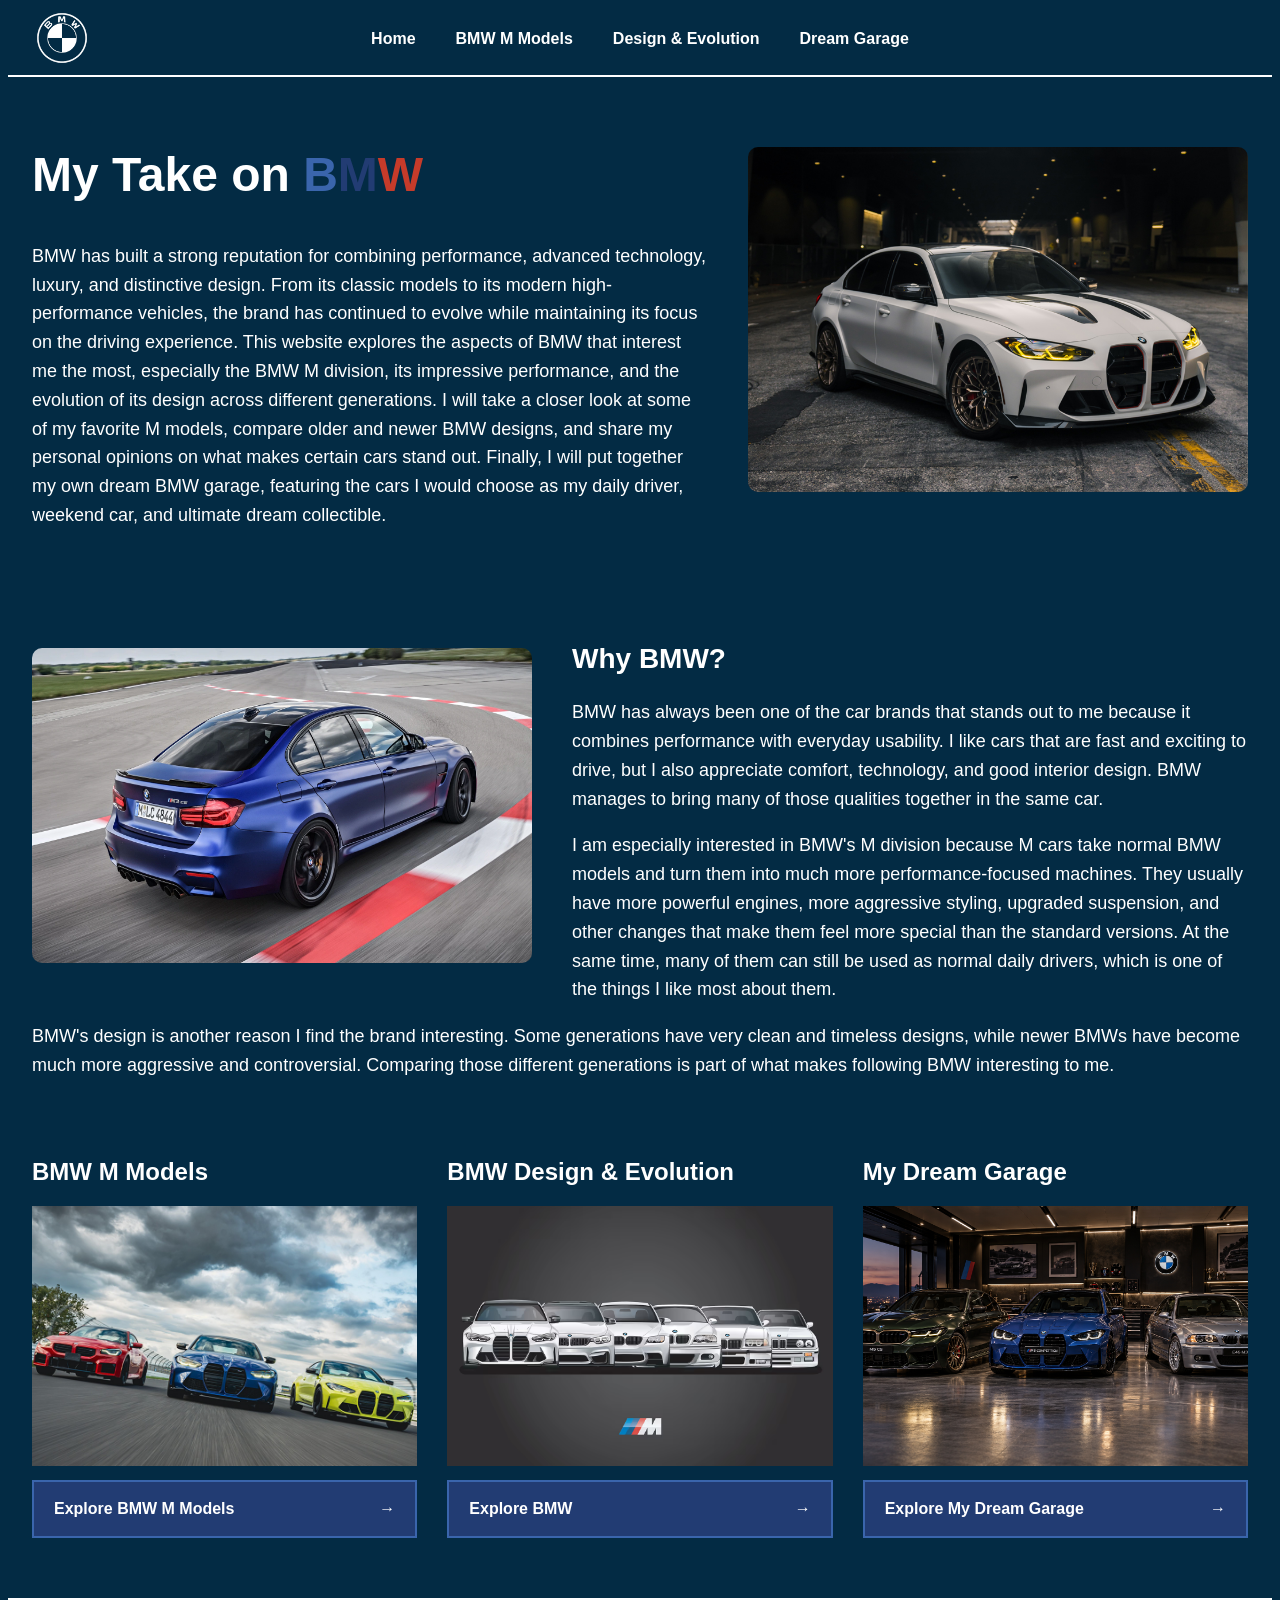
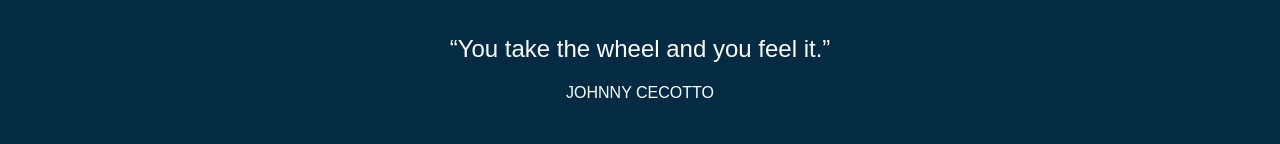
<file: index.html>
<!DOCTYPE html>
<html lang="en">
<head>
    <meta charset="UTF-8">
    <link rel="stylesheet" href="styles.css" type="text/css">
    <title>Home Page</title>
</head>
<body>
    <!--header contains the logo and navigation links-->
    <header class="site-header" role="banner">
        <!--navigation links for the four pages of the website-->
        <nav class="navbar" role="navigation">
            <img class="navbar-logo" src="images/BMWLogo-removebg.png" alt="BMW Logo" width="60" height="60">
            <a href="index.html" title="Home">Home</a>
            <a href="models.html" title="BMW M Models">BMW M Models</a>
            <a href="design.html" title="Design & Evolution">Design & Evolution</a>
            <a href="garage.html" title="Dream Garage">Dream Garage</a>
        </nav>
    </header>
    <!--main content of the home page-->
    <main role="main">
        <!--introduction to the website and why I am interested in BMW-->
        <article role="article">
            <img src="images/BMWM3CS.jpg" alt="BMW M3 CS Top Home Image" width="870" height="600" class="flowRight" style="border-radius: 10px;">
            <!--keep the main heading and introduction text together-->
            <div class="home-intro">
                <!--made the BMW letters in the heading have different colors using span tags-->
                <!-- span tags inline HTML container used to mark up or isolate a specific part of a text or document-->
                <h1 class="home-heading">My Take on <span style="color: #3A65AC;">B</span><span style="color: #223C73;">M</span><span style="color: #C63B2A;">W</span></h1>
                <p>
                    BMW has built a strong reputation for combining performance, advanced technology, luxury, and distinctive design. From its classic models to its modern high-performance vehicles, the brand has continued to evolve while maintaining its focus on the driving experience. This website explores the aspects of BMW that interest me the most, especially the BMW M division, its impressive performance, and the evolution of its design across different generations. I will take a closer look at some of my favorite M models, compare older and newer BMW designs, and share my personal opinions on what makes certain cars stand out. Finally, I will put together my own dream BMW garage, featuring the cars I would choose as my daily driver, weekend car, and ultimate dream collectible.
                </p>
            </div>
            <img src="images/bmw-m3-cs-rear.webp" alt="BMW M3 CS Rear Image" width="870" height="600" class="flowLeft" style="border-radius: 10px;">
            <div class="whybmw-section">
                <h2 class="whybmw">Why BMW? </h2>
                <p >
                    BMW has always been one of the car brands that stands out to me because it combines performance with everyday usability. I like cars that are fast and exciting to drive, but I also appreciate comfort, technology, and good interior design. BMW manages to bring many of those qualities together in the same car.
                </p>
                <p>
                    I am especially interested in BMW's M division because M cars take normal BMW models and turn them into much more performance-focused machines. They usually have more powerful engines, more aggressive styling, upgraded suspension, and other changes that make them feel more special than the standard versions. At the same time, many of them can still be used as normal daily drivers, which is one of the things I like most about them.
                </p>
                <p>
                    BMW's design is another reason I find the brand interesting. Some generations have very clean and timeless designs, while newer BMWs have become much more aggressive and controversial. Comparing those different generations is part of what makes following BMW interesting to me.
                </p>
            </div>
        </article>
        
        <!-- Three image cards link to the other pages of the website. -->
        <nav class="explore-cards">
            <div class="explore-card">
                <!--first card for the BMW M models page-->
                <h2>BMW M Models</h2>
                <img src="images/bmwMmodels.jpg" alt="BMW M models">
                <a class="explore-button" href="models.html">Explore BMW M Models <span>&rarr;</span></a>
            </div>
            <div class="explore-card">
                <!--second card for the design and evolution page-->
                <h2>BMW Design &amp; Evolution</h2>
                <img src="images/bmw-evolution.avif" alt="BMW design and evolution">
                <a class="explore-button" href="design.html">Explore BMW <span>&rarr;</span></a>
            </div>
            <div class="explore-card">
                <!--third card for my dream garage page-->
                <h2>My Dream Garage</h2>
                <!--%20 represents the space in the image file name-->
                <img src="images/dream-garage.png" alt="My dream BMW garage">
                <a class="explore-button" href="garage.html">Explore My Dream Garage <span>&rarr;</span></a>
            </div>
        </nav>
    </main>

    <!--footer below the cards with a quote and the name of the speaker-->
    <footer class="site-footer">
        <!--MDN element: q marks a short quotation here in the footer and adds quotation marks-->
        <!--MDN attribute: cite on q stores the URL of the BMW M article where this quote was found-->
        <p class="footer-quote"><q cite="https://www.bmw-m.com/en/topics/magazine-article-pool/area-m-track-x-johnny-cecotto.html">You take the wheel and you feel it.</q></p>
        <p class="quote-author">JOHNNY CECOTTO</p>
    </footer>
</body>
</html>
</file>
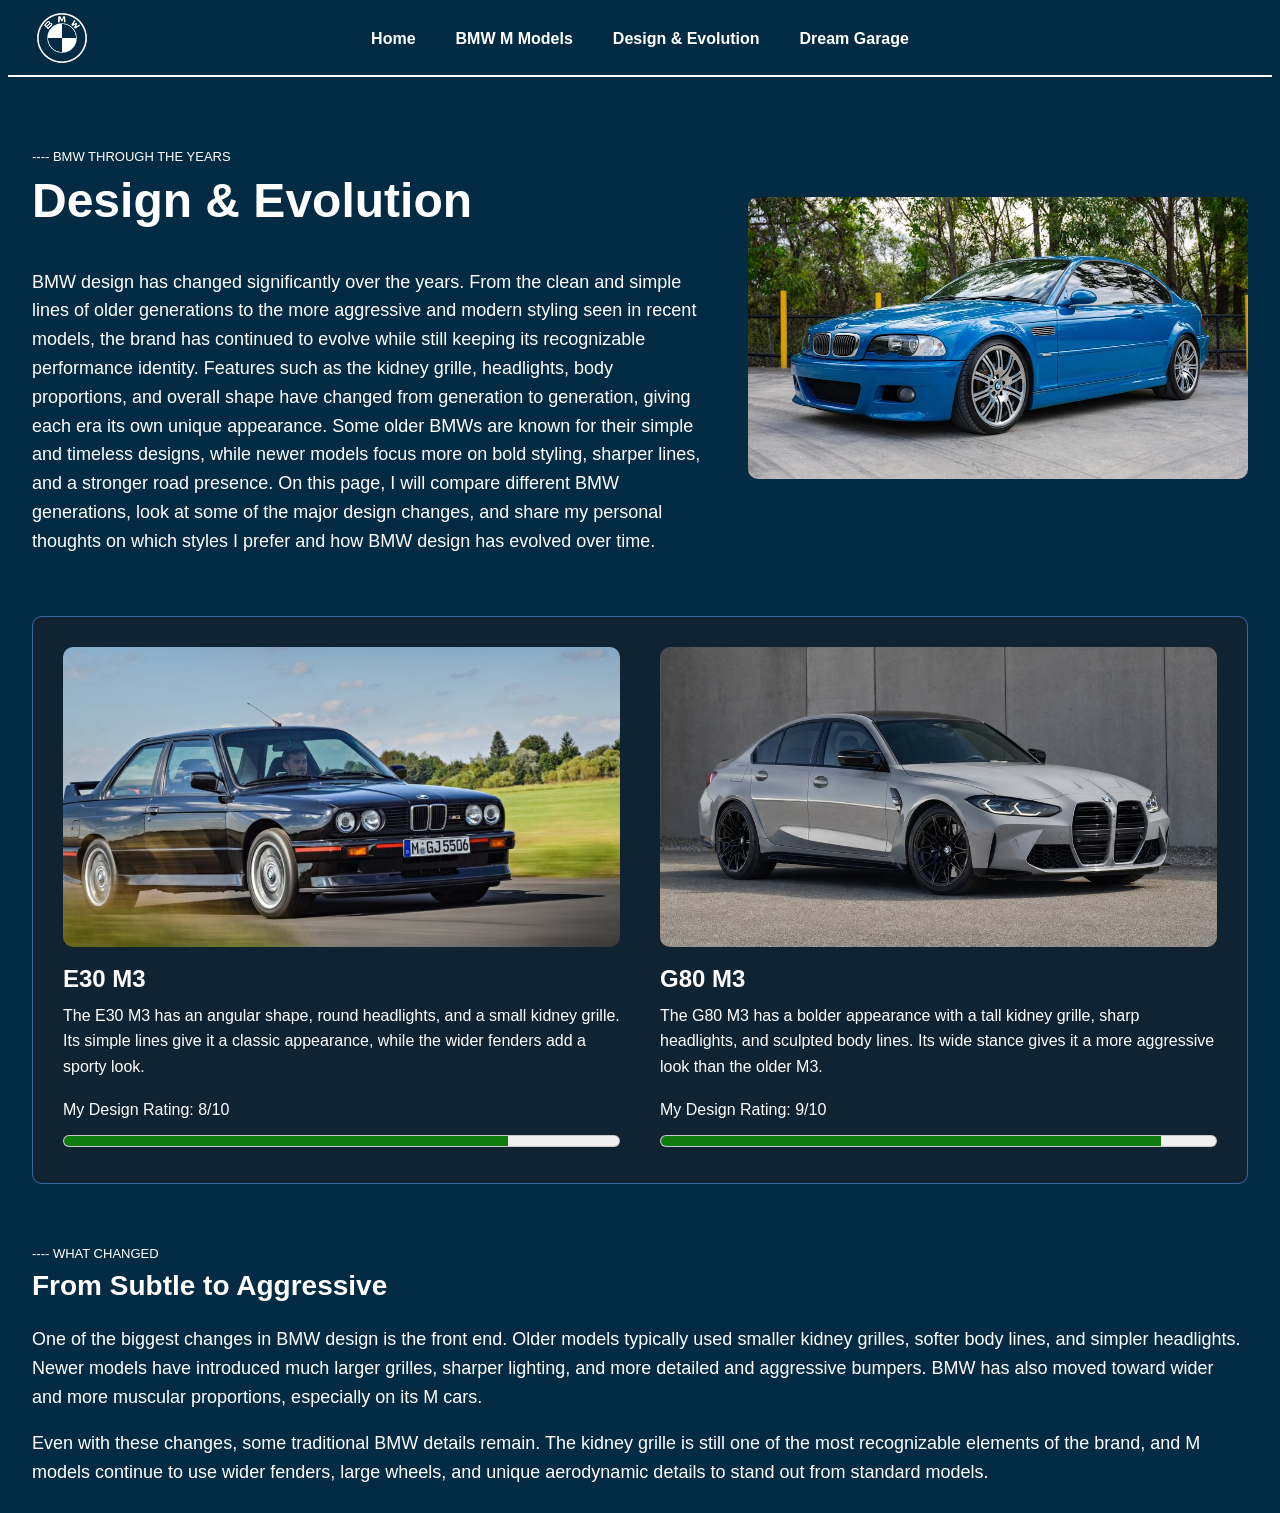
<file: design.html>
<!DOCTYPE html>
<html lang="en">
    <head>
        <meta charset="UTF-8">
        <link rel="stylesheet" href="styles.css" type="text/css">
        <title>BMW Design & Evolution</title>
    </head>

<body>
    <!--header contains the logo and navigation links-->
    <header class="site-header" role="banner">
        <!--navigation links for the four pages of the website-->
        <nav class="navbar" role="navigation">
            <img class="navbar-logo" src="images/BMWLogo-removebg.png" alt="BMW Logo" width="60" height="60">
            <a href="index.html" title="Home">Home</a>
            <a href="models.html" title="BMW M Models">BMW M Models</a>
            <a href="design.html" title="Design & Evolution">Design & Evolution</a>
            <a href="garage.html" title="Dream Garage">Dream Garage</a>
        </nav>
    </header>

    <main role="main">
        <article role="article">
            <img src="images/bmw-m3-e46.webp" alt="BMW M3 e46" width="870" height="600" class="flowRight" style="border-radius: 10px;">
            <!--keep the main heading and introduction text together-->
            <div class="home-intro">
                <p style="font-size: small; margin-bottom: 5px; margin-top: 70px;">---- BMW THROUGH THE YEARS</p>
                <h1 class="home-heading" style="padding-top: 0; margin-top: 0;">Design & Evolution</h1>
                <p> BMW design has changed significantly over the years. From the clean and simple lines of older generations to the more aggressive and modern styling seen in recent models, the brand has continued to evolve while still keeping its recognizable performance identity. Features such as the kidney grille, headlights, body proportions, and overall shape have changed from generation to generation, giving each era its own unique appearance. Some older BMWs are known for their simple and timeless designs, while newer models focus more on bold styling, sharper lines, and a stronger road presence. On this page, I will compare different BMW generations, look at some of the major design changes, and share my personal thoughts on which styles I prefer and how BMW design has evolved over time.
                </p>
            </div>
        </article>

        <!--compare the older and newer M3 with text and a design rating below each image-->
        <div class="design-comparison">
            <div class="e30-gen">
                <img src="images/bmw-m3-e30.jpg" alt="BMW E30 M3" width="400" height="300" style="border-radius: 10px;">
                <h2>E30 M3</h2>
                <p>The E30 M3 has an angular shape, round headlights, and a small kidney grille. Its simple lines give it a classic appearance, while the wider fenders add a sporty look.</p>
                <!--MDN element: meter displays a rating within a known range here below the E30 image-->
                <!--MDN attribute: max sets the highest possible rating to 10; value is the selected score-->
                <!-- <label> could also be used here for the text above it which I have chosen not to use for simplicity -->
                <p class="design-rating">My Design Rating: 8/10</p>
                <meter id="e30-rating" min="0" max="10" value="8">8 out of 10</meter>
            </div>
            <div class="g80-gen">
                <img src="images/bmw_m3_g80.jpg" alt="BMW G80 M3" width="400" height="300" style="border-radius: 10px;">
                <h2>G80 M3</h2>
                <p>The G80 M3 has a bolder appearance with a tall kidney grille, sharp headlights, and sculpted body lines. Its wide stance gives it a more aggressive look than the older M3.</p>
                <!--second meter uses the same maximum of 10 to make the two ratings easy to compare-->
                <p class="design-rating">My Design Rating: 9/10</p>
                <meter id="g80-rating" min="0" max="10" value="9">9 out of 10</meter>
            </div>
        </div>
        <article role="article">
            <p style="font-size: small; margin-bottom: 5px; margin-top: 10px;">---- WHAT CHANGED</p>
            <h2 style="padding-top: 0; margin-top: 0; color: white; font-size: 28px;"> From Subtle to Aggressive</h2>
            <p> One of the biggest changes in BMW design is the front end. Older models typically used smaller kidney grilles, softer body lines, and simpler headlights. Newer models have introduced much larger grilles, sharper lighting, and more detailed and aggressive bumpers. BMW has also moved toward wider and more muscular proportions, especially on its M cars. </p>
            <p>Even with these changes, some traditional BMW details remain. The kidney grille is still one of the most recognizable elements of the brand, and M models continue to use wider fenders, large wheels, and unique aerodynamic details to stand out from standard models.</p>
        </article>
    </main>
</body>
</html>
</file>
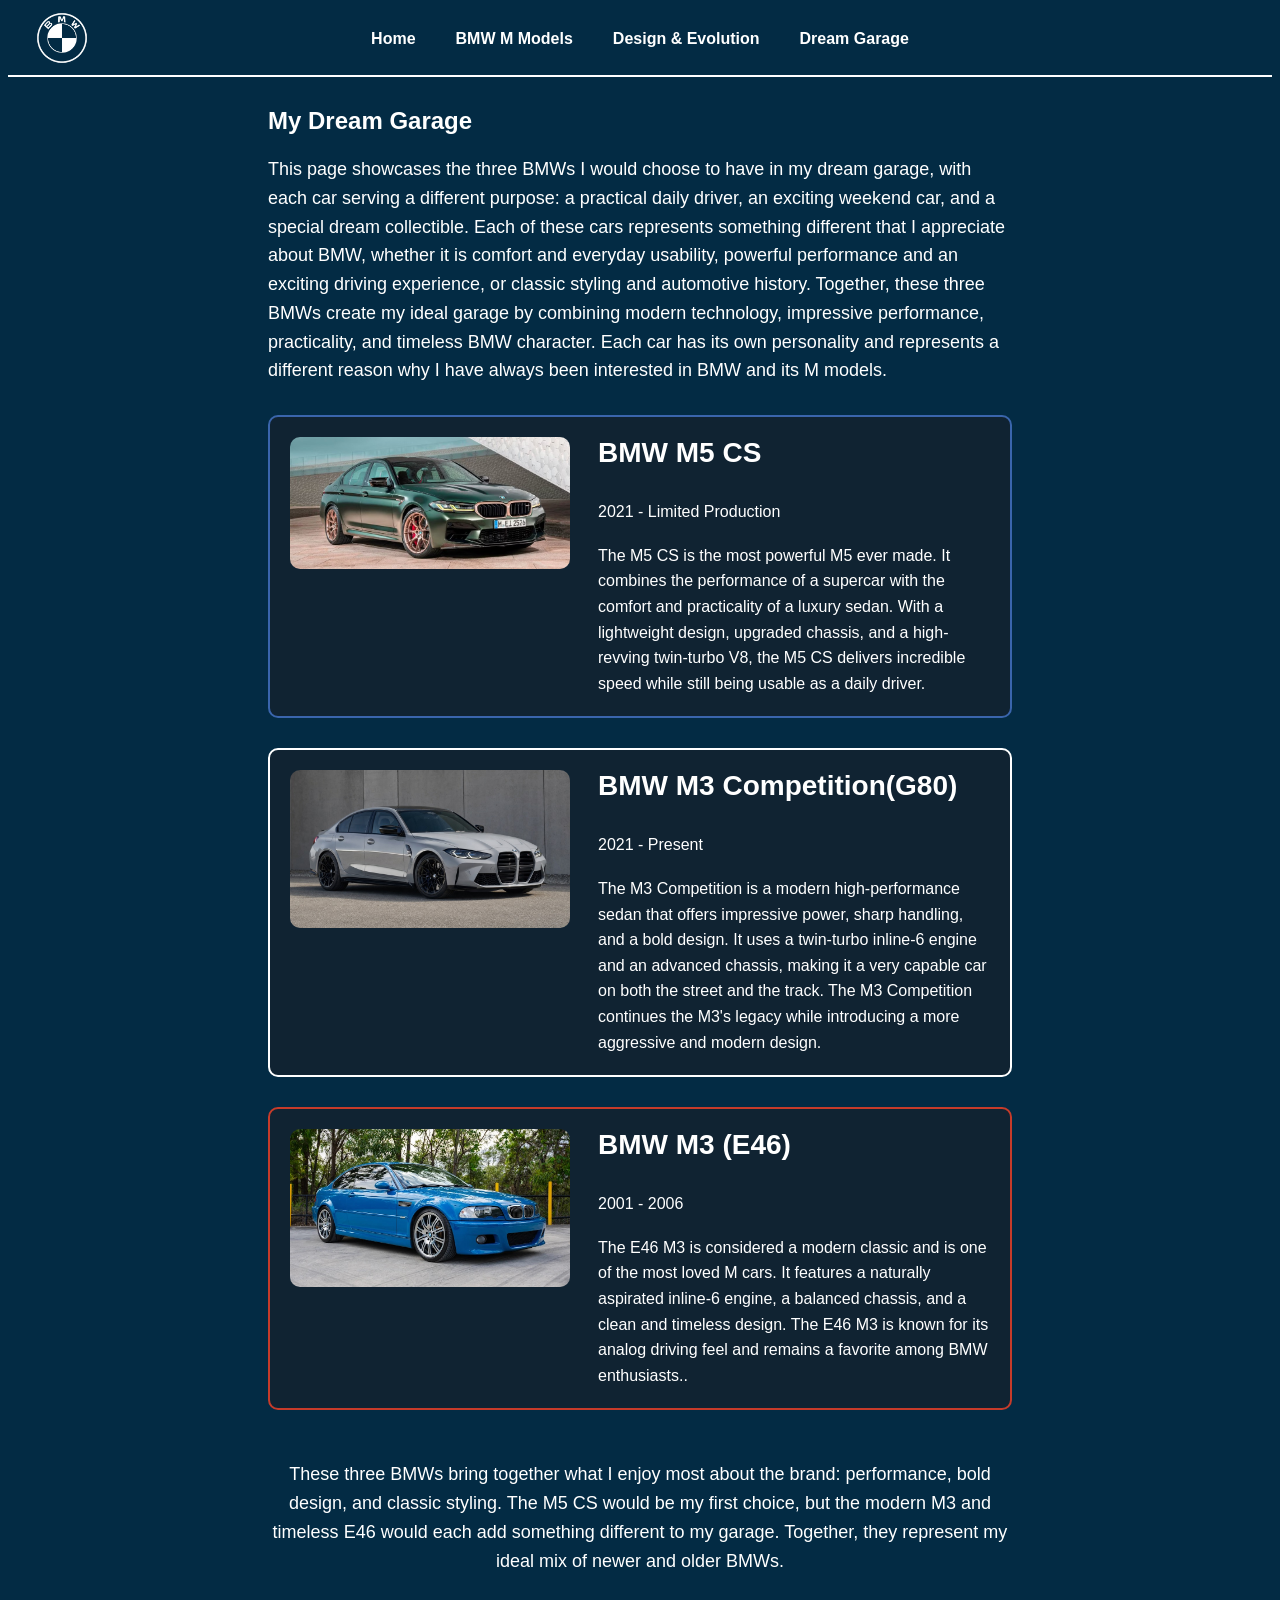
<file: garage.html>
<!DOCTYPE html>
<html lang="en">
    <head>
        <meta charset="UTF-8">
        <link rel="stylesheet" href="styles.css" type="text/css">
        <title>My Dream Garage</title>
    </head>

<body>
    <!--header contains the logo and navigation links-->
    <header class="site-header" role="banner">
        <!--navigation links for the four pages of the website-->
        <nav class="navbar" role="navigation">
            <img class="navbar-logo" src="images/BMWLogo-removebg.png" alt="BMW Logo" width="60" height="60">
            <a href="index.html" title="Home">Home</a>
            <a href="models.html" title="BMW M Models">BMW M Models</a>
            <a href="design.html" title="Design & Evolution">Design & Evolution</a>
            <a href="garage.html" title="Dream Garage">Dream Garage</a>
        </nav>
    </header>

    <!-- so it doesnt follow the css-->
    <main role="main" class="dream-garage" style="max-width: none; width: auto; margin: 0; display: block;">
        <article role="article" class="dream-garage-intro"> 
            <h1 style="color: white;">My Dream Garage</h1>
            <p>This page showcases the three BMWs I would choose to have in my dream garage, with each car serving a different purpose: a practical daily driver, an exciting weekend car, and a special dream collectible. Each of these cars represents something different that I appreciate about BMW, whether it is comfort and everyday usability, powerful performance and an exciting driving experience, or classic styling and automotive history. Together, these three BMWs create my ideal garage by combining modern technology, impressive performance, practicality, and timeless BMW character. Each car has its own personality and represents a different reason why I have always been interested in BMW and its M models.</p>
        </article>

        <!--each garage box has a full image on the left and text on the right-->
        <div class="first-dream-car">
            <img src="images/bmw-m5-cs.jpg" alt="BMW M5 CS">
            <div class="dream-car-text">
                <h2>BMW M5 CS</h2><br>
                <p>2021 - Limited Production</p><br>
                <p>The M5 CS is the most powerful M5 ever made. It combines the performance of a supercar with the comfort and practicality of a luxury sedan. With a lightweight design, upgraded chassis, and a high-revving twin-turbo V8, the M5 CS delivers incredible speed while still being usable as a daily driver.</p> 
            </div>
        </div>
        <div class="second-dream-car">
            <img src="images/bmw_m3_g80.jpg" alt="BMW M3 G80">
            <div class="dream-car-text">
                <h2>BMW M3 Competition(G80)</h2><br>
                <p>2021 - Present</p><br>
                <p>The M3 Competition is a modern high-performance sedan that offers impressive power, sharp handling, and a bold design. It uses a twin-turbo inline-6 engine and an advanced chassis, making it a very capable car on both the street and the track. The M3 Competition continues the M3's legacy while introducing a more aggressive and modern design.</p>
            </div>
        </div>
        <div class="third-dream-car">
            <img src="images/bmw-m3-e46-flipped.jpg" alt="BMW M3 E46">
            <div class="dream-car-text">
                <h2>BMW M3 (E46)</h2><br>
                <p>2001 - 2006</p><br>
                <p>The E46 M3 is considered a modern classic and is one of the most loved M cars. It features a naturally aspirated inline-6 engine, a balanced chassis, and a clean and timeless design. The E46 M3 is known for its analog driving feel and remains a favorite among BMW enthusiasts..</p>
            </div>
        </div>
        <article role="article" style="margin: 50px 260px; text-align: center;"> 
            <p>These three BMWs bring together what I enjoy most about the brand: performance, bold design, and classic styling. The M5 CS would be my first choice, but the modern M3 and timeless E46 would each add something different to my garage. Together, they represent my ideal mix of newer and older BMWs.</p>
        </article>
    </main>
</body>
</html>
</file>
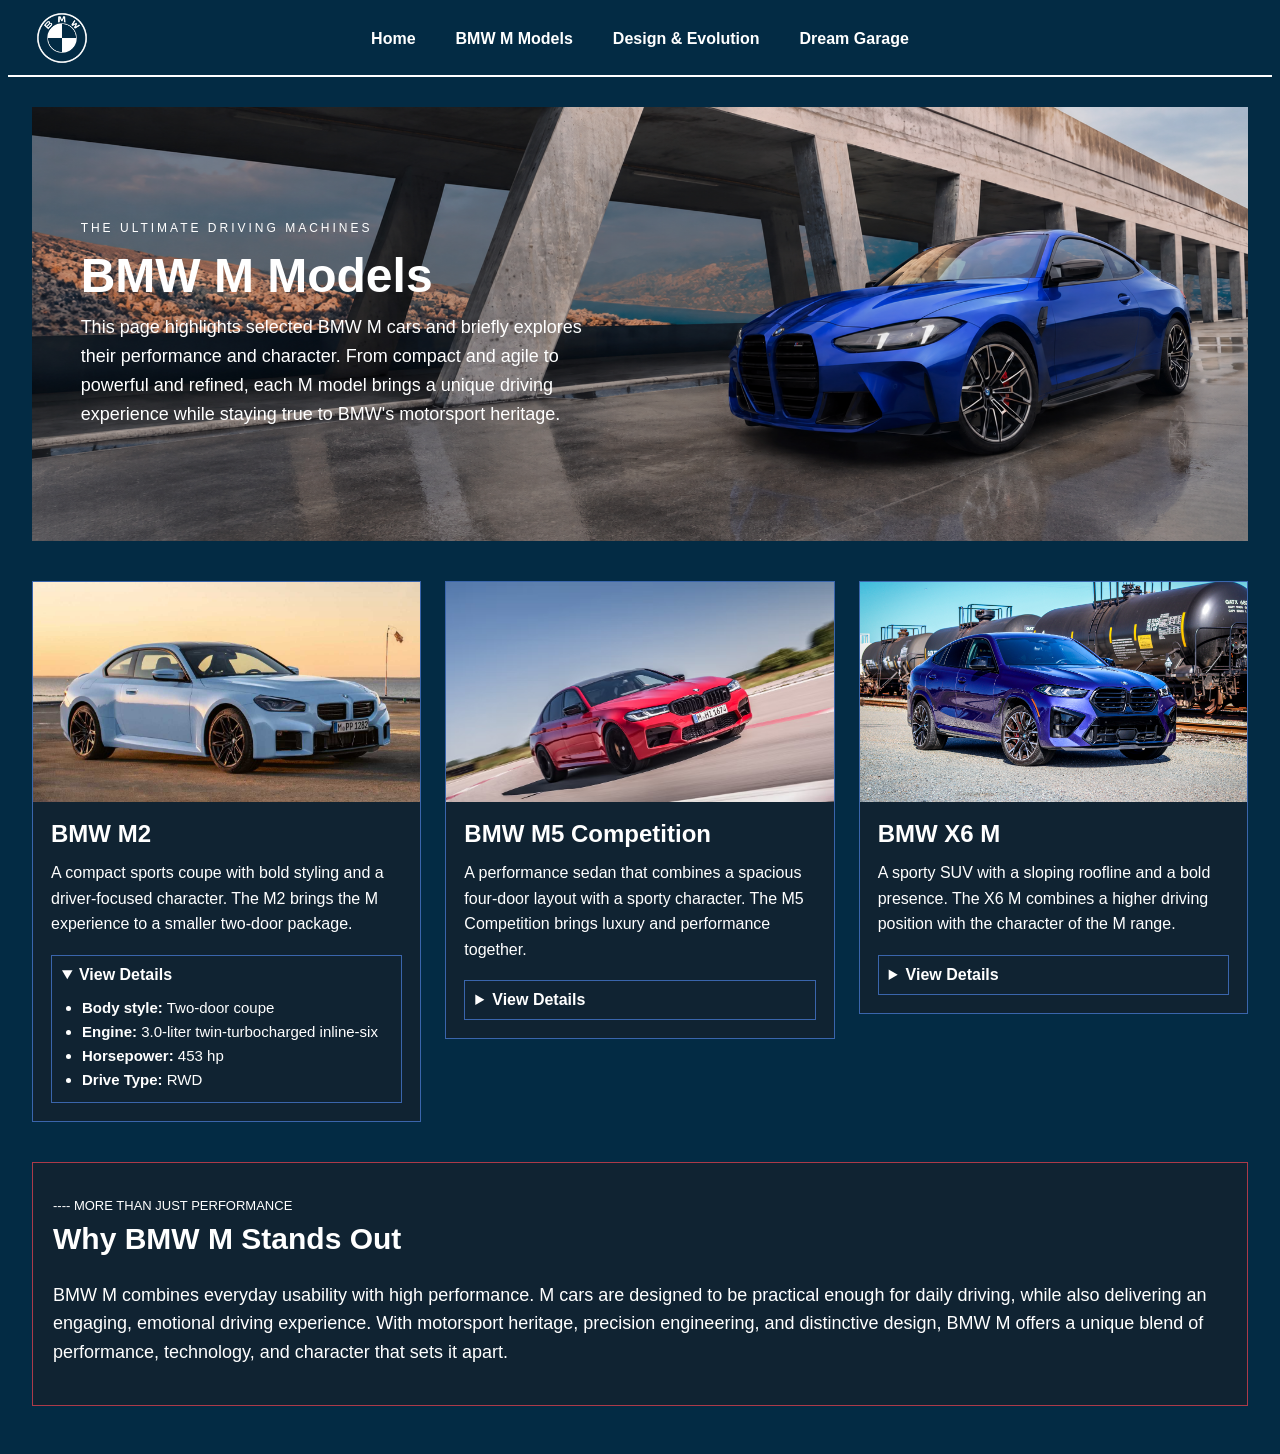
<file: models.html>
<!DOCTYPE html>
<html lang="en">
    <head>
        <meta charset="UTF-8">
        <link rel="stylesheet" href="styles.css" type="text/css">
        <title>BMW M Models</title>
    </head>

<body>
    <!--header contains the logo and navigation links-->
    <header class="site-header" role="banner">
        <!--navigation links for the four pages of the website-->
        <nav class="navbar" role="navigation">
            <img class="navbar-logo" src="images/BMWLogo-removebg.png" alt="BMW Logo" width="60" height="60">
            <a href="index.html" title="Home">Home</a>
            <a href="models.html" title="BMW M Models">BMW M Models</a>
            <a href="design.html" title="Design & Evolution">Design & Evolution</a>
            <a href="garage.html" title="Dream Garage">Dream Garage</a>
        </nav>
    </header>


    <main role="main">
        <!--banner image below the navbar with the introduction on the left-->
        <section class="models-banner">
            <img src="images/bmw_banner.png" alt="Blue BMW M car parked beneath a concrete structure">
            <div class="models-banner-text">
                <p class="models-tagline">THE ULTIMATE DRIVING MACHINES</p>
                <h1 id="models-title">BMW M Models</h1>
                <p>This page highlights selected BMW M cars and briefly explores their performance and character. From compact and agile to powerful and refined, each M model brings a unique driving experience while staying true to BMW's motorsport heritage.</p>
            </div>
        </section>

        <!--three model cards next to each other below the banner-->
        <div class="model-cards">
            <article class="model-card" role="article">
                <img src="images/2023-bmw-m2.jpg" alt="2023 BMW M2">
                <div class="model-card-content">
                    <h2>BMW M2</h2>
                    <p>A compact sports coupe with bold styling and a driver-focused character. The M2 brings the M experience to a smaller two-door package.</p>
                    <!--MDN element: details creates an expandable information area in each model card-->
                    <!--MDN attribute: open makes the M2 details visible when the page first loads; it can still be closed-->
                    <details open>
                        <!--summary is the label clicked to expand or collapse the details-->
                        <summary>View Details</summary>
                        <ul>
                            <li><strong>Body style:</strong> Two-door coupe</li>
                            <li><strong>Engine:</strong> 3.0-liter twin-turbocharged inline-six</li>
                            <li><strong>Horsepower:</strong> 453 hp</li>
                            <li><strong>Drive Type:</strong> RWD</li>
                        </ul>
                    </details>
                </div>
            </article>
            <article class="model-card" role="article">
                <img src="images/bmw-m5-comp.avif" alt="BMW M5 Competition">
                <div class="model-card-content">
                    <h2>BMW M5 Competition</h2>
                    <p>A performance sedan that combines a spacious four-door layout with a sporty character. The M5 Competition brings luxury and performance together.</p>
                    <!--without the open attribute, these details start collapsed-->
                    <details>
                        <summary>View Details</summary>
                        <ul>
                            <li><strong>Body style:</strong> four-door sedan</li>
                            <li><strong>Engine:</strong> 4.4-liter twin-turbocharged V8</li>
                            <li><strong>Horsepower:</strong> 617 hp</li>
                            <li><strong>Drive Type:</strong> xDrive</li>
                        </ul>
                    </details>
                </div>
            </article>
            <article class="model-card" role="article">
                <img src="images/bmw-x6m.jpg" alt="BMW X6 M">
                <div class="model-card-content">
                    <h2>BMW X6 M</h2>
                    <p>A sporty SUV with a sloping roofline and a bold presence. The X6 M combines a higher driving position with the character of the M range.</p>
                    <!--expandable details for the X6 M, also closed when the page loads-->
                    <details>
                        <summary>View Details</summary>
                        <ul>
                            <li><strong>Body style:</strong> four-door SUV</li>
                            <li><strong>Engine:</strong> 4.4-liter twin-turbocharged V8 hybrid</li>
                            <li><strong>Horsepower:</strong> 617 hp</li>
                            <li><strong>Drive Type:</strong> xDrive</li>
                        </ul>
                    </details>
                </div>
            </article>
        </div>

        <div class="bmw-stands-out">
            <article role="article">
                <p style="font-size: small;margin-bottom: 5px;"> ---- MORE THAN JUST PERFORMANCE</p>
                <h2 style="color: white;margin-top: 0;font-size: 30px" > Why BMW M Stands Out</h2>
                <p> BMW M combines everyday usability with high performance. M cars are designed to be practical enough for daily driving, while also delivering an engaging, emotional driving experience. With motorsport heritage, precision engineering, and distinctive design, BMW M offers a unique blend of performance, technology, and character that sets it apart.
                </p>
            </article>
        </div>
    </main>
</body>
</html>
</file>
<file: styles.css>
/* html and body properties: background color */
html, body {
    background-color: #032b44;
    font-family: Arial, Helvetica, sans-serif; 
}

/* Line below the entire header */
.site-header {
    border-bottom: 2px solid white;
    padding-bottom: 27px; /* add some space below the header */
}

/* nav bar properties: aliged to the top center of page*/
.navbar{
    position: relative; /* establish a positioning context for the logo */
    display: flex; 
    justify-content: center; /* center the navbar links horizontally */
    align-items: center; /* center the navbar links vertically */
    gap: 40px; /* space between navbar links */
    margin-top: 30px;
    max-width: 1400px;
    width: calc(100% - 48px); /* leave space on both sides on smaller windows */
    margin-left: auto;
    margin-right: auto;
}
/*use navbar a for styling the links inside the navbar*/
.navbar a {
    color: white;
    text-decoration: none;
    font-size: 16px;
    font-weight: 700;
}

/* logo properties: size and position inside the navbar */
.navbar-logo {
    position: absolute; /* position the logo absolutely within the navbar */
    left: 0; /* align the logo with the centered content */
    top: -22px; /* position the logo at the top edge of the navbar */
    object-fit: contain; /* ensure the logo fits within its container */
}

/* Equal outer margins center the page content. */
main {
    max-width: 1400px;
    width: calc(100% - 48px); /* leave space on both sides on smaller windows */
    margin: 0 auto; /* equal left and right margins center the content */
    display: flow-root; /* keep the floated images inside the main content area */
}

/* first car image properties: float it to the right of the introduction */
.flowRight {
    float: right;
    height: auto;
    margin: 50px 0 20px 40px;
    width: 500px;
}

/* Keep the introduction aligned beside the image. */
.home-intro {
    margin-left: 0;
    margin-right: 540px; /* image width plus the gap beside it */
    text-align: left;
}

/* main heading properties: large bold text aligned to the left */
.home-heading {
    color: white;
    font-size: 48px;
    font-weight: 700;
    text-align: left;
    margin-top: 20px;
    padding-top: 50px;
}

/* paragraph properties: white text with spacing between the lines */
p{
    color: white;
    font-size: 18px;
    font-weight: 400;
    line-height: 1.6; /* line spacing is 1.6 times the font size */
}

/* second car image properties: float it to the left of the Why BMW text */
.flowLeft {
    float: left;
    height: 315px;
    margin: 100px 40px 20px 0; /* keep the space outside the image so all corners can round */
    width: 500px;
    padding-top: 0;
}

/* Why BMW heading properties: font size and space above the heading */
.whybmw{
    color: white;
    font-size: 28px;
    font-weight: 700;
    padding-top: 90px;
}

/* let the Why BMW text reach the right edge of the main content */
.whybmw-section {
    margin-right: 0;
}

/*============= Home Page Explore Cards ============= */

/* Keep the three cards below the floated images and give them equal widths. */
.explore-cards {
    clear: both; /* start the cards below the floated images */
    display: flex;
    gap: 30px;
    padding: 60px 0;
}

/* each card takes an equal share of the row and stacks its content vertically */
.explore-card {
    flex: 1; /* share the available row width equally */
    min-width: 0; /* allow each card to shrink within the row */
    display: flex;
    flex-direction: column; /* place the title, image and button one below another */
}

/* titles above the three card images */
.explore-card h2 {
    color: white;
    font-size: 24px;
    margin: 0 0 20px;
}

/* give the card images the same size and crop them to fit their boxes */
/* block is an element that naturally begins on a new line and expands horizontally to fill the full width of its parent container */
.explore-card img {
    display: block;
    width: 100%;
    height: 260px;
    object-fit: cover; /* fill the image box without stretching the picture */
    margin-top: auto; /* keep the images aligned if a card title wraps */
}

/* These links look like buttons and navigate to each topic page. */
.explore-button {
    display: flex;
    justify-content: space-between; /* put the button label and arrow at opposite ends */
    align-items: center;
    gap: 12px;
    margin-top: 14px;
    padding: 18px 20px;
    border: 2px solid #3A65AC;
    background-color: #223C73;
    color: white;
    font-size: 16px;
    font-weight: 700;
    text-decoration: none;
}

/*============= Home Page Quote Footer ============= */

/* footer properties: center the quote below the cards with a line above it */
.site-footer {
    margin: 0 auto; /* center the footer horizontally */
    padding: 30px 0;
    border-top: 2px solid white;
    text-align: center;
}

/* make the quotation larger than the name below it */
.site-footer .footer-quote {
    font-size: 24px;
    margin: 0 0 12px;
}

/* name of the person who said the quote */
.site-footer .quote-author {
    font-size: 16px;
    margin: 0;
}

/* ============= BMW M Models Page Top Banner ============= */

/* banner properties: use the image as the area for positioning the text */
.models-banner {
    position: relative; /* relative means the element is positioned relative to its normal position */
    margin-top: 30px;
}

/* show the full banner image without stretching it */
.models-banner img {
    display: block; 
    width: 100%;
    height: auto;
}

/* place the text over the empty left side of the image */
.models-banner-text {
    position: absolute;
    left: 4%;
    top: 50%;
    transform: translateY(-50%); /* center the text vertically on the image */
    width: 42%;
    color: white;
}

/* main banner heading uses the same font and size as the home page */
.models-banner-text h1 {
    font-size: 48px;
    margin: 10px 0;
}

.models-banner-text p {
    margin: 0; /* 0 means no margin around the paragraph */
}

/* small line of text above the banner heading */
.models-banner-text .models-tagline {
    font-size: 12px;
    letter-spacing: 3px;
}

/* ============= M Models Page Exapndable Cards ============= */

/* place the three model cards in one row below the banner */
.model-cards {
    display: flex;
    align-items: flex-start;
    gap: 24px;
    margin: 40px 0;
}

/* each model card has an equal width and a simple dark background */
.model-card {
    flex: 1;
    min-width: 0;
    background-color: #102332;
    border: 1px solid #3A65AC;
    color: white;
}

/* give all three images the same size without stretching them */
.model-card img {
    display: block;
    width: 100%;
    height: 220px;
    object-fit: cover;
}

/* space around the title, description and expandable details */
.model-card-content {
    padding: 18px;
}

.model-card h2 {
    font-size: 24px;
    margin: 0 0 12px;
}

.model-card p {
    font-size: 16px;
    margin: 0 0 18px;
}

/* simple border around the native expandable details area */
.model-card details {
    border: 1px solid #3A65AC;
    padding: 10px;
}

/* keep the browser's triangle and make the clickable label bold */
.model-card summary {
    cursor: pointer;
    font-weight: 700;
}

/* spacing for the information shown when the details are open */
.model-card ul {
    margin: 12px 0 0;
    padding-left: 20px;
    font-size: 15px;
    line-height: 1.6;
}

/* ============= BMW M Stands Out Section ============= */
.bmw-stands-out {
    border: 1px solid #ac3a49;
    padding: 20px;
    margin: 40px 0;
    background-color: #102332;
}


/*============== Desing & Evolution Page, Design Comparison Section ============= */
.design-comparison {
    clear: both; /* keep the comparison below the introduction image */
    border: 1px solid #3A65AC;
    padding: 30px; /*how big the box is*/
    margin: 60px 0;
    display: flex;
    gap: 40px;
    align-items: flex-start;
    color: white;
    border-radius: 10px;
    background-color: #102332;
}

/* give the two columns equal space with their text under the images */
.e30-gen, .g80-gen {
    /* flex is used to make the columns take up equal space within the design comparison section */
    /* 1 means each column will take up an equal share of the available space*/
    flex: 1;
    min-width: 0;
}

/* keep both images the same size without stretching them */
.design-comparison img {
    display: block;
    width: 100%;
    height: 300px;
    object-fit: cover; /*so the images do not stretch*/
}

.design-comparison h2 {
    font-size: 24px;
    margin: 18px 0 10px;
}

.design-comparison p {
    font-size: 16px;
    margin: 0 0 18px;
}

/* show the rating text above each meter */
.design-comparison .design-rating {
    font-size: 16px;
    margin: 0; /* zero means no extra space around the rating text */
}

/* use the browser's simple meter appearance */
.design-comparison meter {
    display: block;
    width: 100%;
    height: 24px;
    margin-top: 6px;
}


/* ============= Dream Garage Section ============= */
.dream-garage-intro {
    margin-left: 260px;
    margin-top: 30px;
    margin-right: 260px;   
}

/*three boxes one for each dream car*/
.first-dream-car, .second-dream-car, .third-dream-car {
    border: 2px solid #3A65AC;
    padding: 20px;
    margin: 30px 260px;
    display: flex; /* place the image and text next to each other */
    align-items: flex-start;
    gap: 28px;
    background-color: #102332;
    border-radius: 10px;
}

.first-dream-car {
    border-color: #3A65AC;
}

.second-dream-car {
    border-color: white;
}

.third-dream-car {
    border-color: #C63B2A;
}

/* use a wider image and its natural height so the whole photo stays visible */
.first-dream-car img, .second-dream-car img, .third-dream-car img {
    display: block;
    width: 40%;
    height: auto;
    border-radius: 10px;
}

/* the text fills the remaining space beside the photo */
.dream-car-text {
    flex: 1;
    min-width: 0;
    color: white;
}

.dream-car-text h2 {
    font-size: 28px;
    margin: 0 0 12px;
}

.dream-car-text p {
    font-size: 16px;
    margin: 0;
}
</file>
